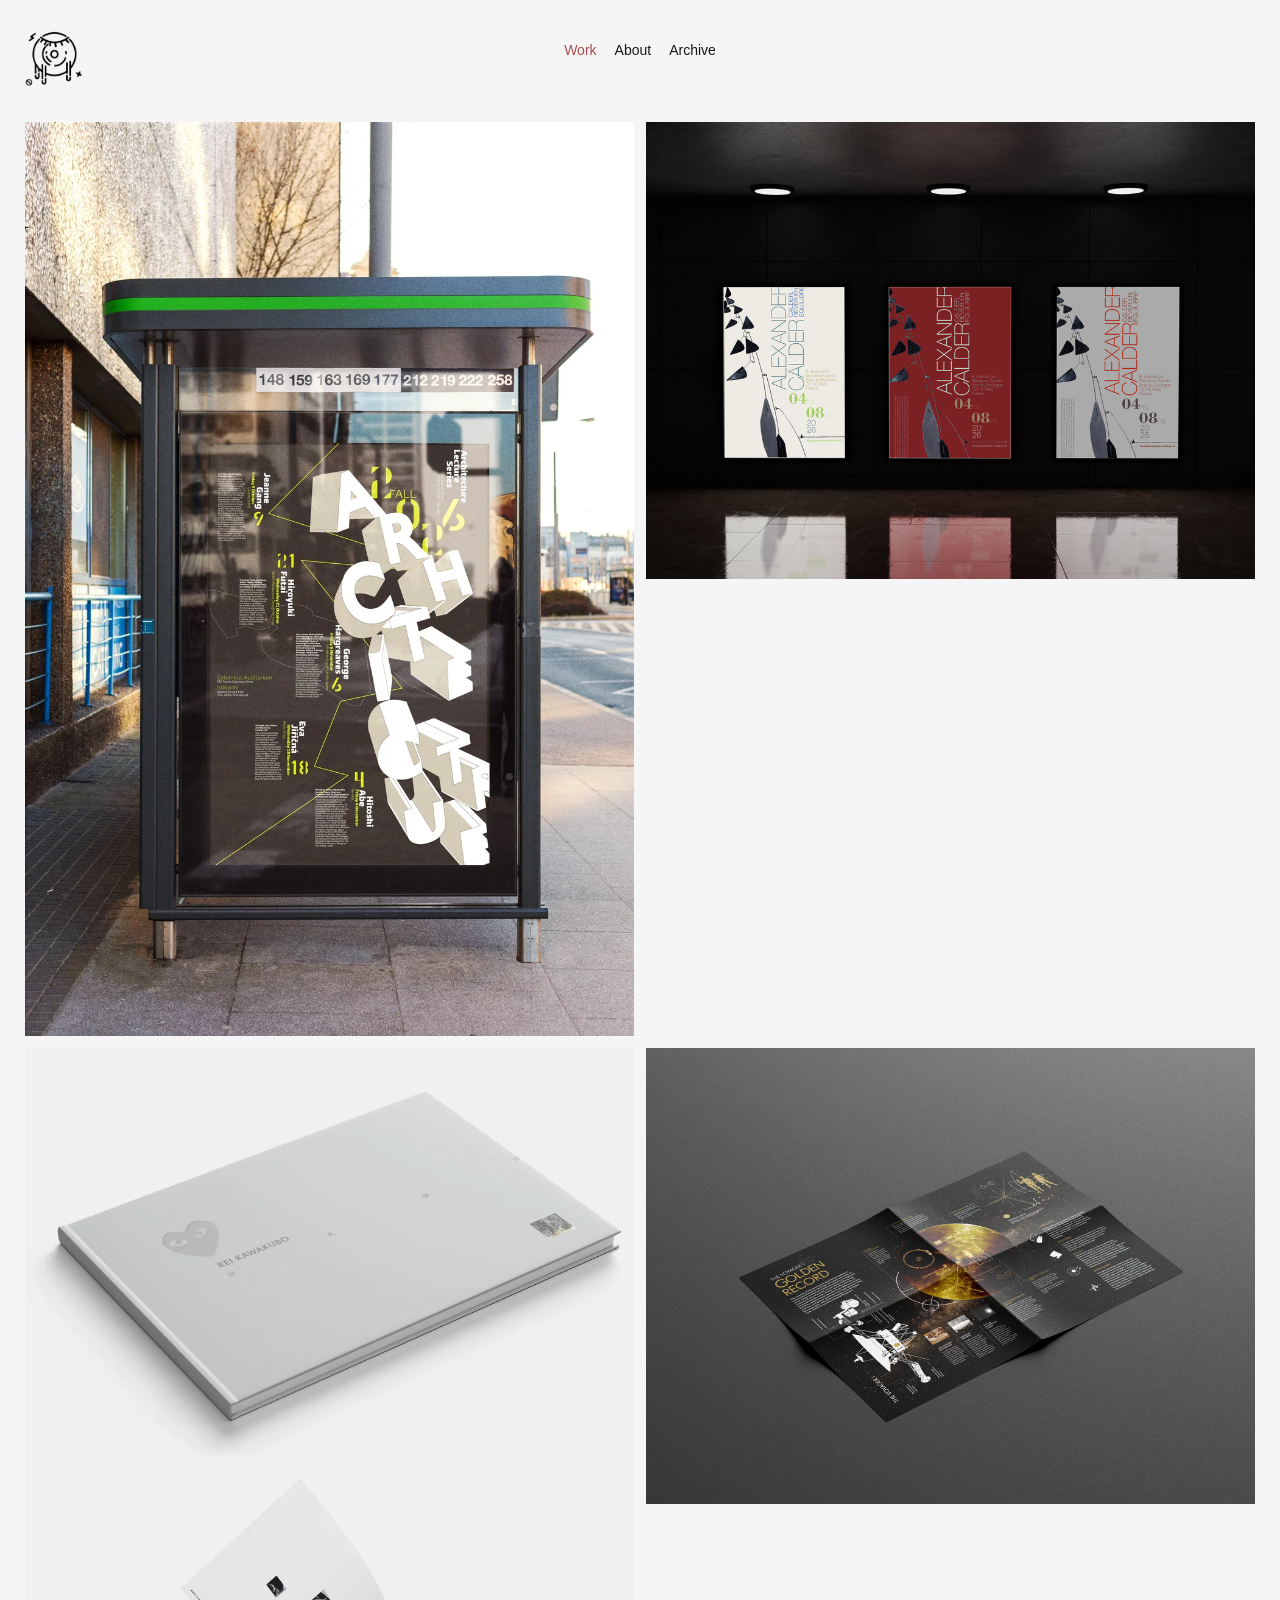
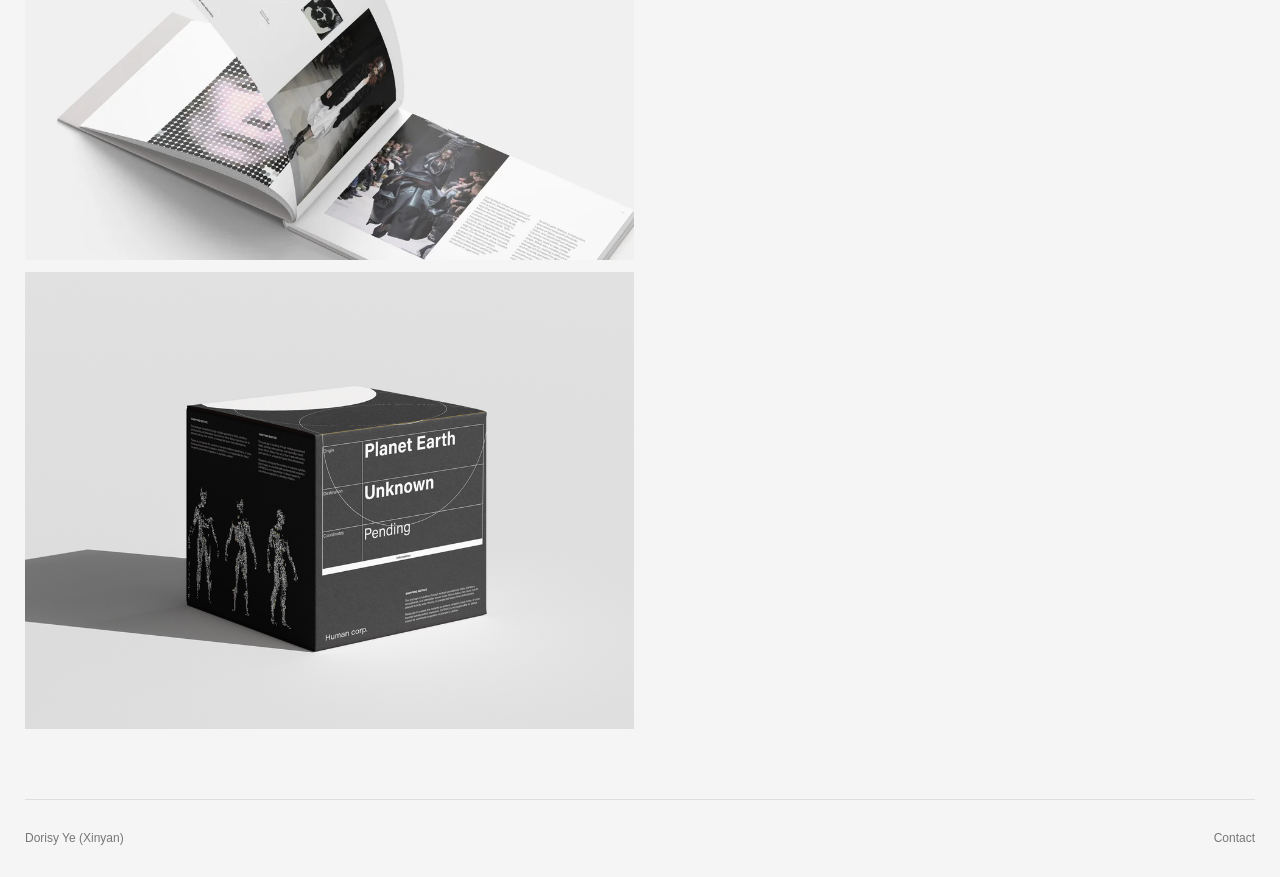
<file: public/index.html>
<!doctype html>
<html lang="en">
  <head>
    <meta charset="utf-8">
    <meta name="viewport" content="width=device-width, initial-scale=1">
    <meta name="theme-color" content="#f5f5f5">
    <meta name="description" content="Selected work by Dorisy Ye.">
    <title>Work — DORISY YE</title>
    <link rel="stylesheet" href="assets/css/site.css?v=2">
    <script src="assets/js/site.js?v=2" defer></script>
  </head>
  <body>
    <header class="site-header">
      <a class="brand" href="index.html" aria-label="DORISY YE, home">
        <img src="assets/images/brand-icon.webp" alt="DORISY YE">
      </a>
      <button class="menu-toggle" type="button" aria-expanded="false" aria-controls="primary-nav">Menu</button>
      <nav id="primary-nav" class="primary-nav" aria-label="Main navigation">
        <a href="index.html" aria-current="page">Work</a>
        <a href="about.html">About</a>
        <a href="archive.html">Archive</a>
      </nav>
    </header>

    <main id="main" class="work-page">
      <h1 class="visually-hidden">Work by Dorisy Ye</h1>
      <section class="work-gallery" aria-label="Selected work">
        <a class="work-card" href="posters/poster1.html" aria-label="Architecture Lecture Series">
          <img src="assets/images/work-architecture-reference.webp" alt="Architecture Lecture Series project artwork" fetchpriority="high">
        </a>
        <a class="work-card" href="posters/poster2.html" aria-label="Alexander Calder">
          <img src="assets/images/gallery-screen-mockup.webp" alt="Gallery screen mockup" fetchpriority="high">
        </a>
        <div class="work-card">
          <img src="assets/images/work-56b7fb7c.webp" alt="Selected work image">
        </div>
        <div class="work-card">
          <img src="assets/images/folded-paper-mockup.webp" alt="Folded paper mockup">
        </div>
        <div class="work-card">
          <img src="assets/images/single-box-mockup.webp" alt="Single box mockup">
        </div>
      </section>
    </main>

    <footer class="site-footer">
      <span>Dorisy Ye (Xinyan)</span>
      <a href="about.html">Contact</a>
    </footer>
  </body>
</html>
</file>
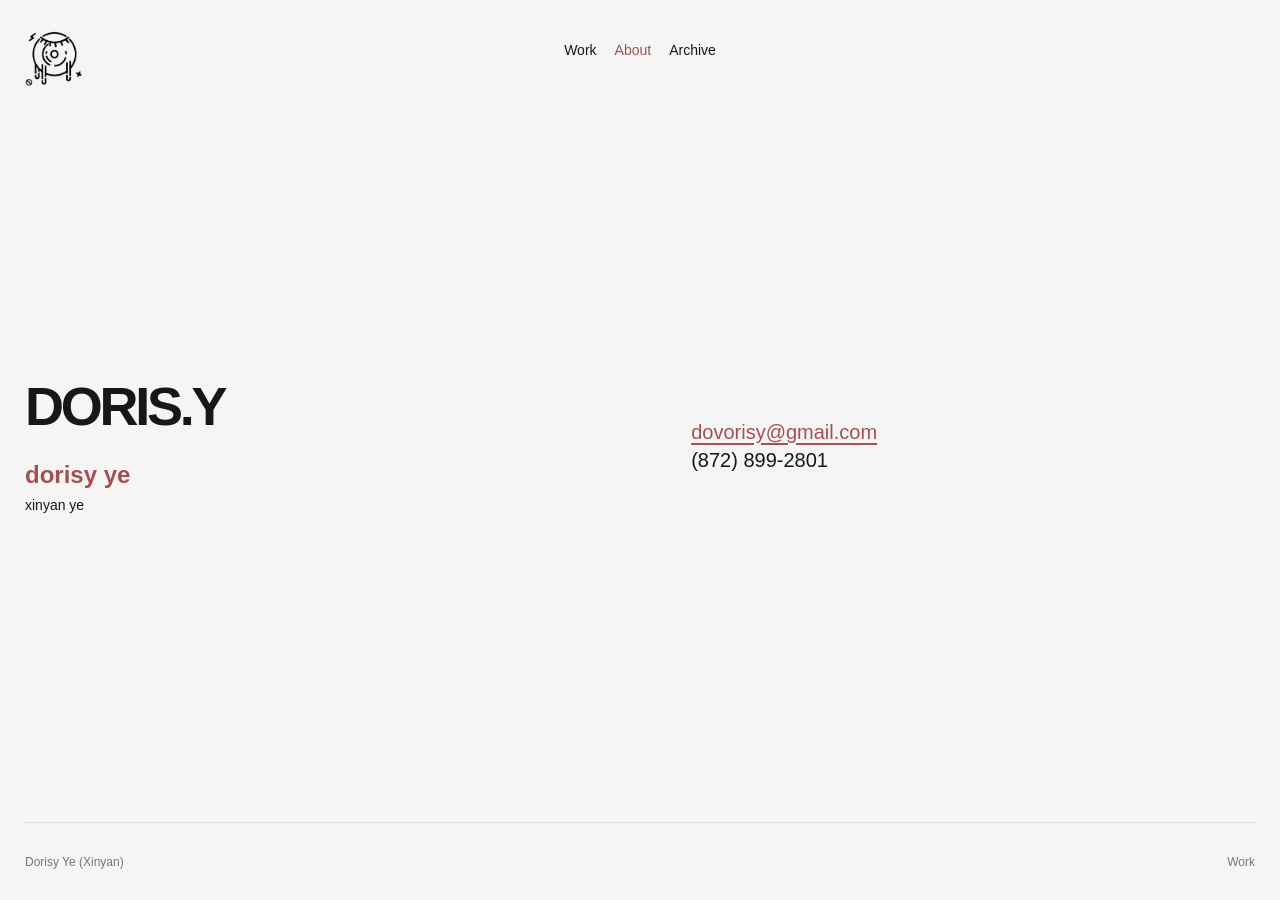
<file: public/about.html>
<!doctype html>
<html lang="en">
  <head>
    <meta charset="utf-8">
    <meta name="viewport" content="width=device-width, initial-scale=1">
    <meta name="theme-color" content="#f5f5f5">
    <meta name="description" content="About Dorisy Ye (Xinyan Ye).">
    <title>About — DORISY YE</title>
    <link rel="stylesheet" href="assets/css/site.css?v=2">
    <script src="assets/js/site.js?v=2" defer></script>
  </head>
  <body>
    <header class="site-header">
      <a class="brand" href="index.html" aria-label="DORISY YE, home">
        <img src="assets/images/brand-icon.webp" alt="DORISY YE">
      </a>
      <button class="menu-toggle" type="button" aria-expanded="false" aria-controls="primary-nav">Menu</button>
      <nav id="primary-nav" class="primary-nav" aria-label="Main navigation">
        <a href="index.html">Work</a>
        <a href="about.html" aria-current="page">About</a>
        <a href="archive.html">Archive</a>
      </nav>
    </header>

    <main id="main" class="about-page">
      <section class="about-identity" aria-label="Artist">
        <h1>DORIS.Y</h1>
        <p class="about-name">dorisy ye</p>
        <p class="about-alias">xinyan ye</p>
      </section>
      <section class="about-contact" aria-label="Contact details">
        <a href="mailto:dovorisy@gmail.com">dovorisy@gmail.com</a>
        <a href="tel:+18728992801">(872) 899-2801</a>
      </section>
    </main>

    <footer class="site-footer">
      <span>Dorisy Ye (Xinyan)</span>
      <a href="index.html">Work</a>
    </footer>
  </body>
</html>
</file>
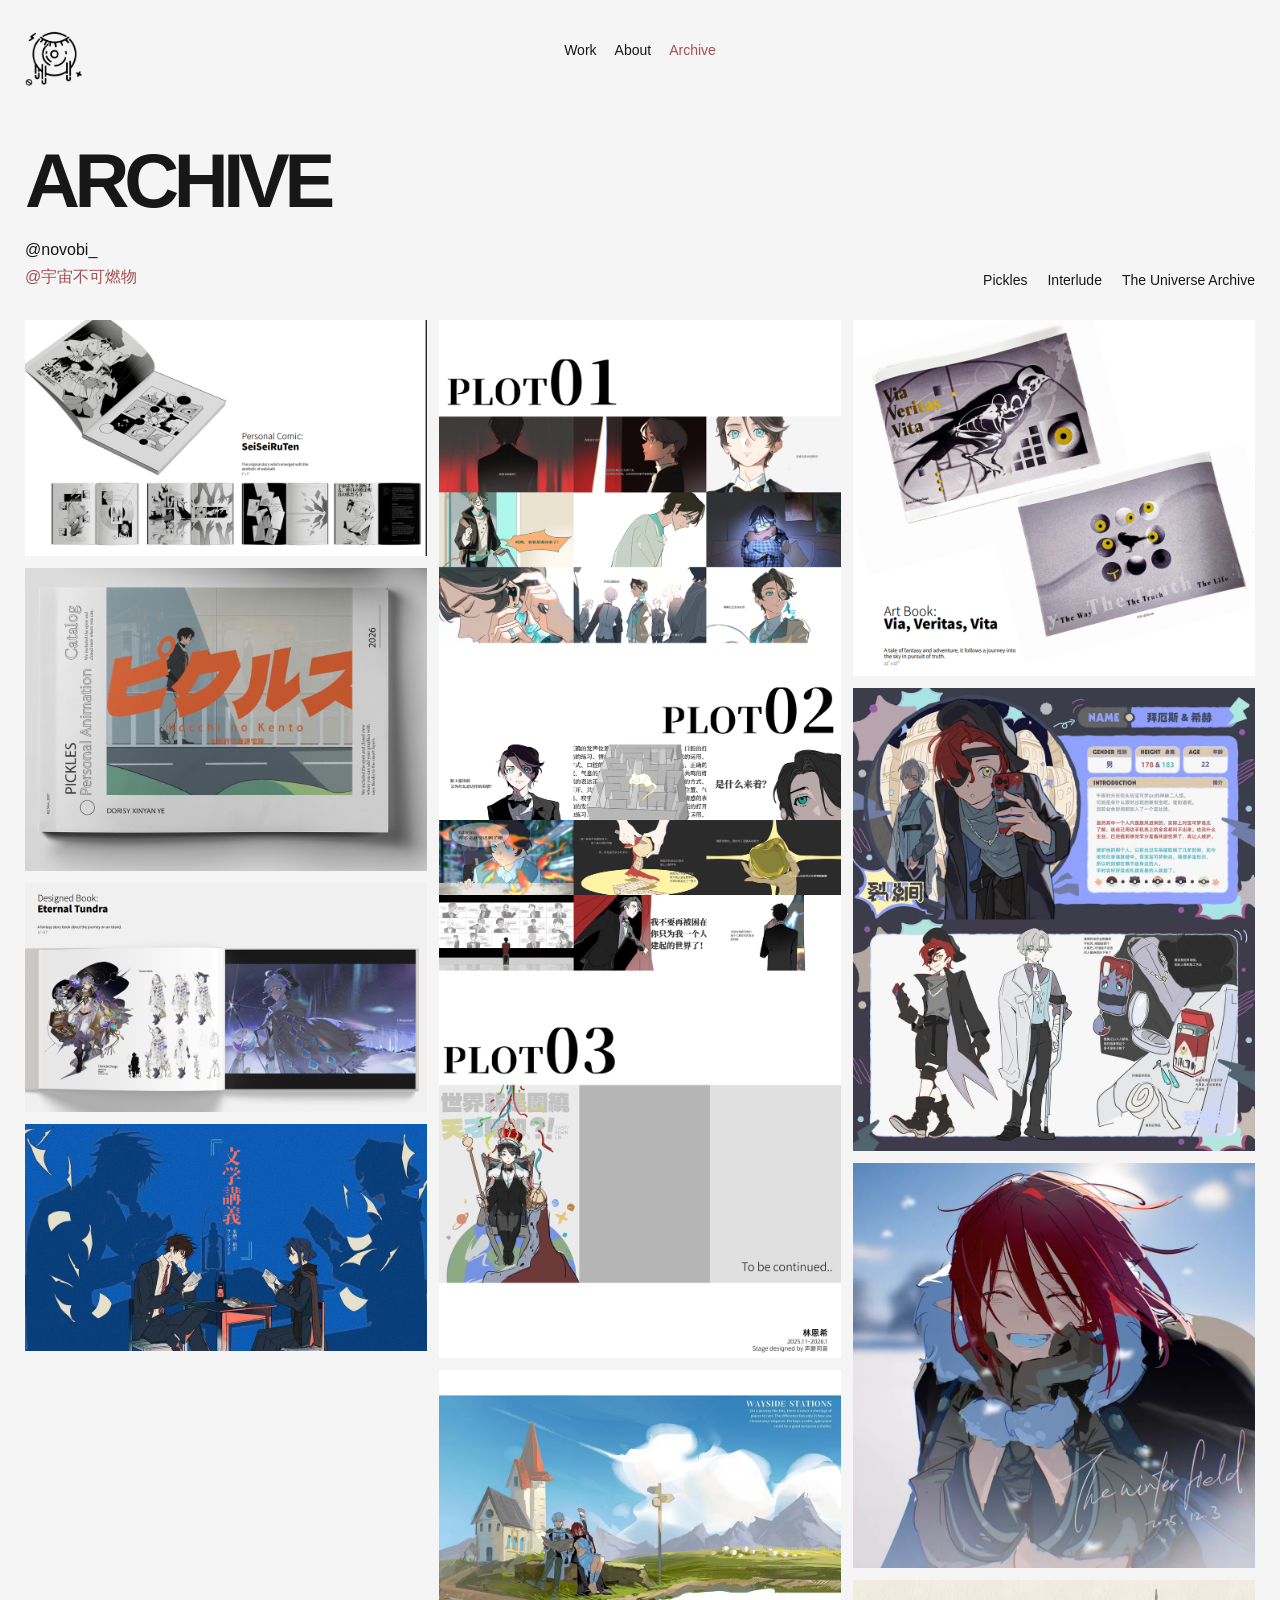
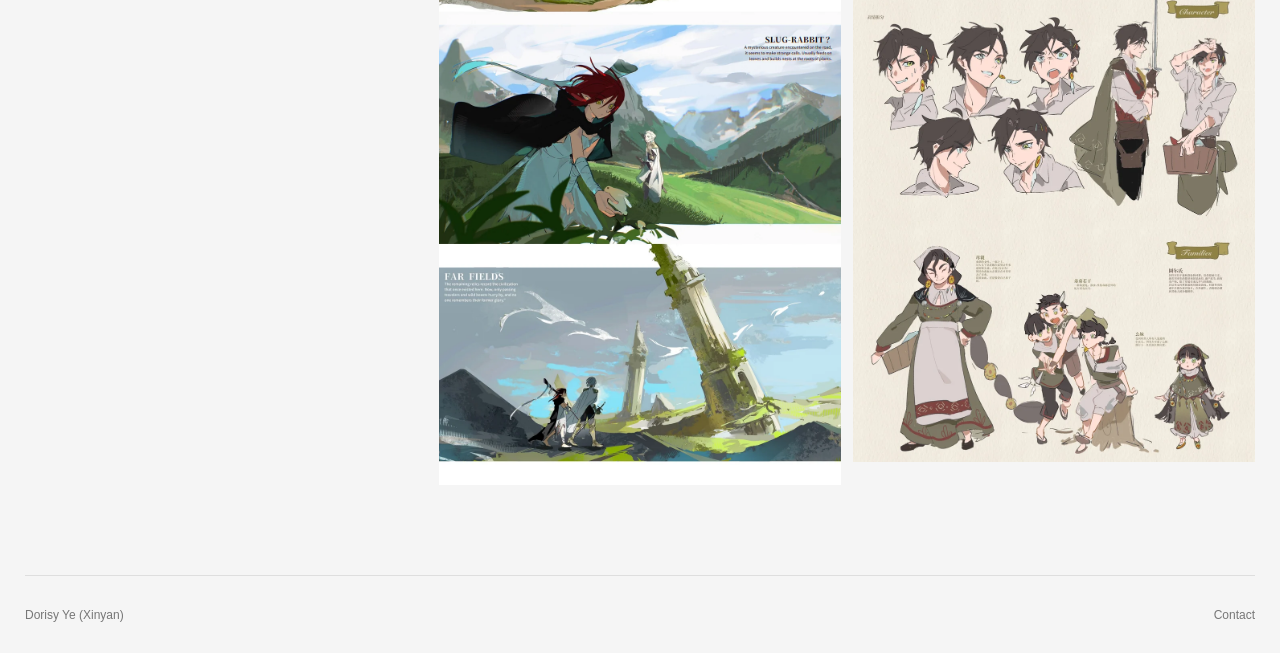
<file: public/archive.html>
<!doctype html>
<html lang="en">
  <head>
    <meta charset="utf-8">
    <meta name="viewport" content="width=device-width, initial-scale=1">
    <meta name="theme-color" content="#f5f5f5">
    <meta name="description" content="Archive of visual work by Dorisy Ye.">
    <title>Archive — DORISY YE</title>
    <link rel="stylesheet" href="assets/css/site.css?v=2">
    <script src="assets/js/site.js?v=2" defer></script>
  </head>
  <body>
    <header class="site-header">
      <a class="brand" href="index.html" aria-label="DORISY YE, home">
        <img src="assets/images/brand-icon.webp" alt="DORISY YE">
      </a>
      <button class="menu-toggle" type="button" aria-expanded="false" aria-controls="primary-nav">Menu</button>
      <nav id="primary-nav" class="primary-nav" aria-label="Main navigation">
        <a href="index.html">Work</a>
        <a href="about.html">About</a>
        <a href="archive.html" aria-current="page">Archive</a>
      </nav>
    </header>

    <main id="main" class="archive-page">
      <section class="archive-intro">
        <div>
          <h1>ARCHIVE</h1>
          <p>@novobi_</p>
          <a href="https://xhslink.cn/o/3BtcFuw1Bah" rel="noopener noreferrer" target="_blank">@宇宙不可燃物</a>
        </div>
        <ul class="archive-categories" aria-label="Archive collections">
          <li>Pickles</li>
          <li>Interlude</li>
          <li>The Universe Archive</li>
        </ul>
      </section>

      <section class="archive-gallery" aria-label="Archived images">
        <figure><img src="assets/images/archive-pickles-01.webp" alt="QQ20260514-123030.png" loading="lazy"></figure>
        <figure><img src="assets/images/archive-pickles-02.webp" alt="QQ20260514-123005.png" loading="lazy"></figure>
        <figure><img src="assets/images/archive-pickles-03.webp" alt="QQ20260514-123021.png" loading="lazy"></figure>
        <figure><img src="assets/images/archive-cover.webp" alt="Cover image" loading="lazy"></figure>
        <figure><img src="assets/images/archive-untitled-2.webp" alt="Untitled work" loading="lazy"></figure>
        <figure><img src="assets/images/archive-img-7880.webp" alt="Archived work, image 6" loading="lazy"></figure>
        <figure><img src="assets/images/archive-pickles-04.webp" alt="QQ20260514-122930.png" loading="lazy"></figure>
        <figure><img src="assets/images/archive-img-0699.webp" alt="Archived work, image 8" loading="lazy"></figure>
        <figure><img src="assets/images/archive-img-2985.webp" alt="Archived work, image 9" loading="lazy"></figure>
        <figure><img src="assets/images/archive-img-8216.webp" alt="Archived work, image 10" loading="lazy"></figure>
      </section>
    </main>

    <footer class="site-footer">
      <span>Dorisy Ye (Xinyan)</span>
      <a href="about.html">Contact</a>
    </footer>
  </body>
</html>
</file>
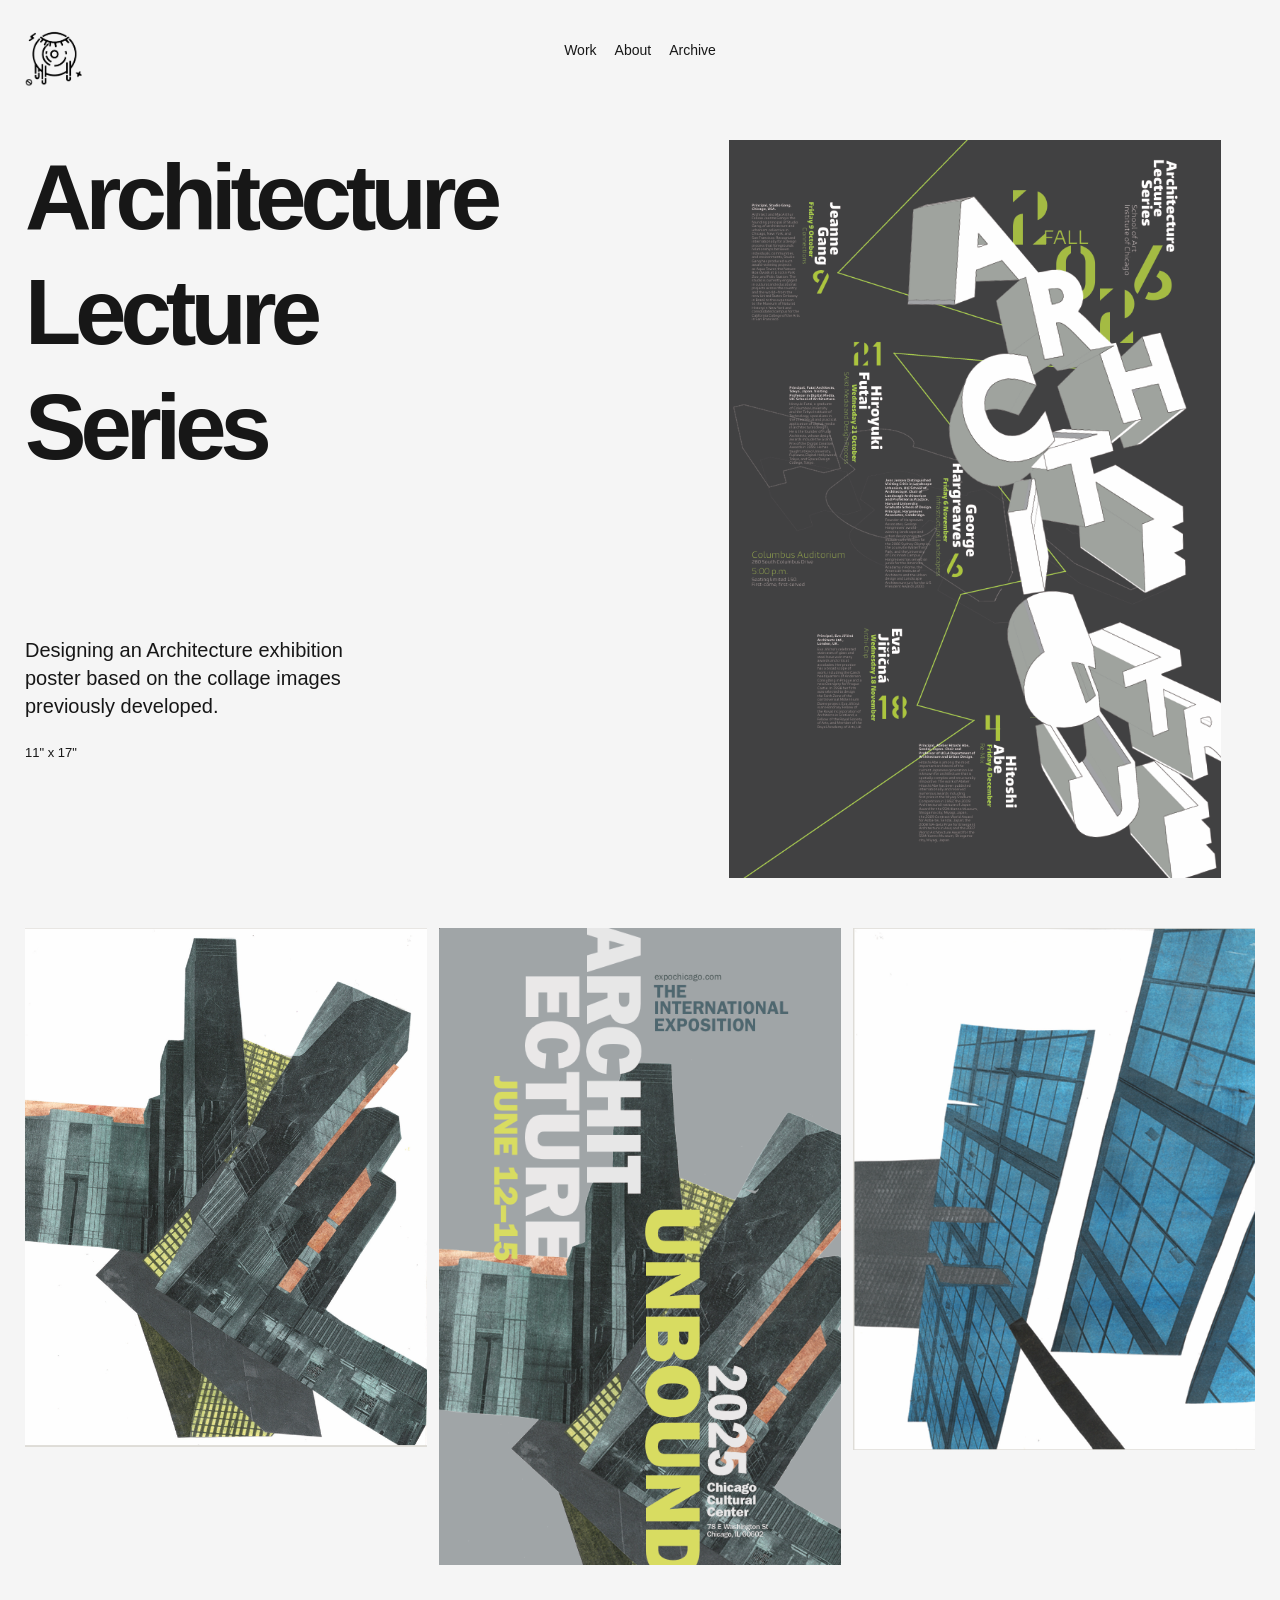
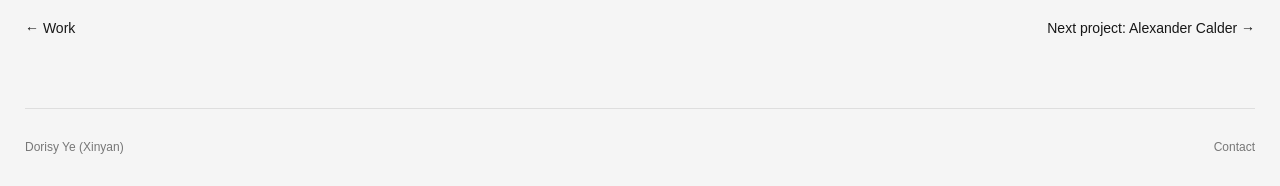
<file: public/posters/poster1.html>
<!doctype html>
<html lang="en">
  <head>
    <meta charset="utf-8">
    <meta name="viewport" content="width=device-width, initial-scale=1">
    <meta name="theme-color" content="#f5f5f5">
    <meta name="description" content="Architecture Lecture Series exhibition poster by Dorisy Ye.">
    <title>Architecture Lecture Series — DORISY YE</title>
    <link rel="stylesheet" href="../assets/css/site.css?v=2">
    <script src="../assets/js/site.js?v=2" defer></script>
  </head>
  <body>
    <header class="site-header">
      <a class="brand" href="../index.html" aria-label="DORISY YE, home">
        <img src="../assets/images/brand-icon.webp" alt="DORISY YE">
      </a>
      <button class="menu-toggle" type="button" aria-expanded="false" aria-controls="primary-nav">Menu</button>
      <nav id="primary-nav" class="primary-nav" aria-label="Main navigation">
        <a href="../index.html">Work</a>
        <a href="../about.html">About</a>
        <a href="../archive.html">Archive</a>
      </nav>
    </header>

    <main id="main" class="project-page">
      <section class="project-hero project-hero--poster">
        <h1><span>Architecture</span><span>Lecture</span><span>Series</span></h1>
        <div class="project-description">
          <p>Designing an Architecture exhibition poster based on the collage images previously developed.</p>
          <p class="project-size">11&quot; x 17&quot;</p>
        </div>
        <figure class="project-cover">
          <img src="../assets/images/architecture-lecture-01.webp" alt="Architecture Lecture Series poster, dark gray composition with large sculptural lettering" fetchpriority="high">
        </figure>
      </section>

      <section class="project-gallery project-gallery--three" aria-label="Architecture Lecture Series project images">
        <figure><img src="../assets/images/architecture-lecture-02.webp" alt="Architecture Lecture Series artwork, image 2" loading="lazy"></figure>
        <figure><img src="../assets/images/architecture-lecture-03.webp" alt="Architecture Lecture Series artwork, image 3" loading="lazy"></figure>
        <figure><img src="../assets/images/architecture-lecture-04.webp" alt="Architecture Lecture Series artwork, image 4" loading="lazy"></figure>
      </section>

      <nav class="project-pagination" aria-label="Other projects">
        <a href="../index.html">← Work</a>
        <a href="poster2.html">Next project: Alexander Calder →</a>
      </nav>
    </main>

    <footer class="site-footer">
      <span>Dorisy Ye (Xinyan)</span>
      <a href="../about.html">Contact</a>
    </footer>
  </body>
</html>
</file>
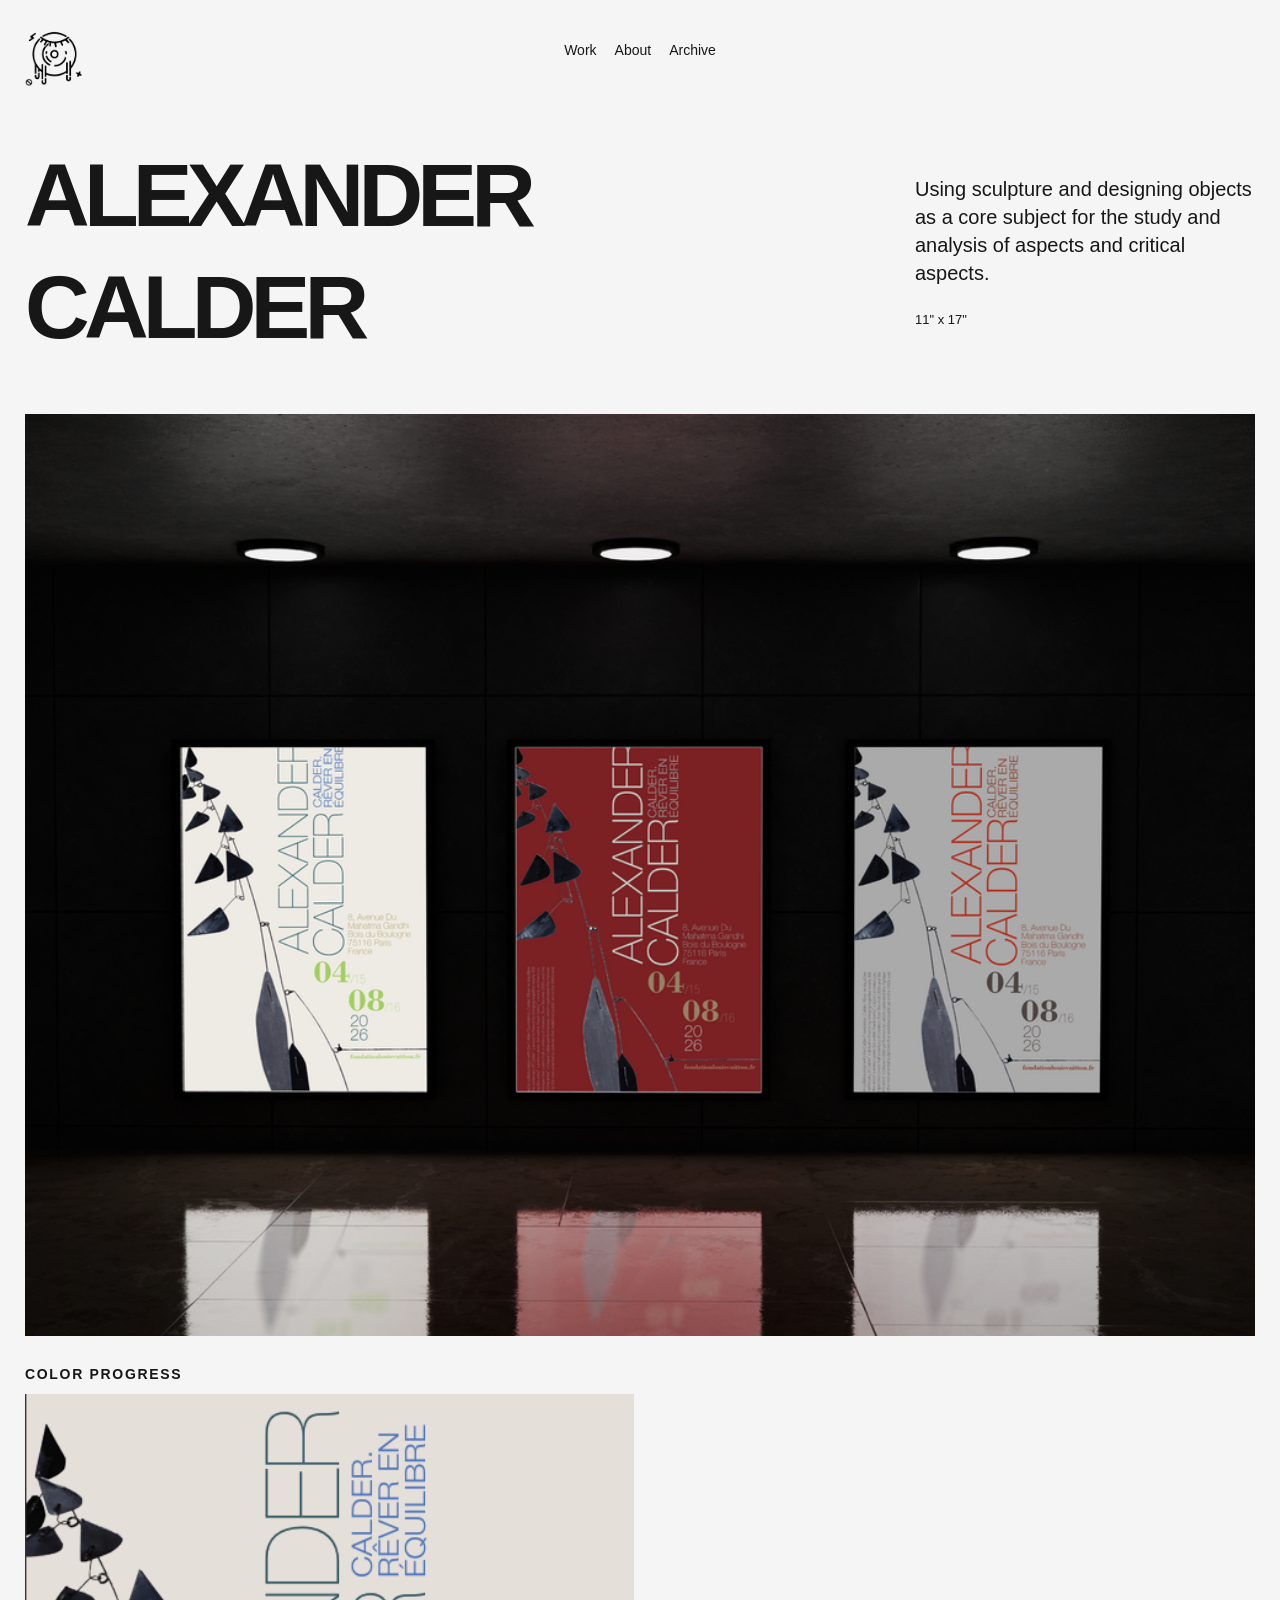
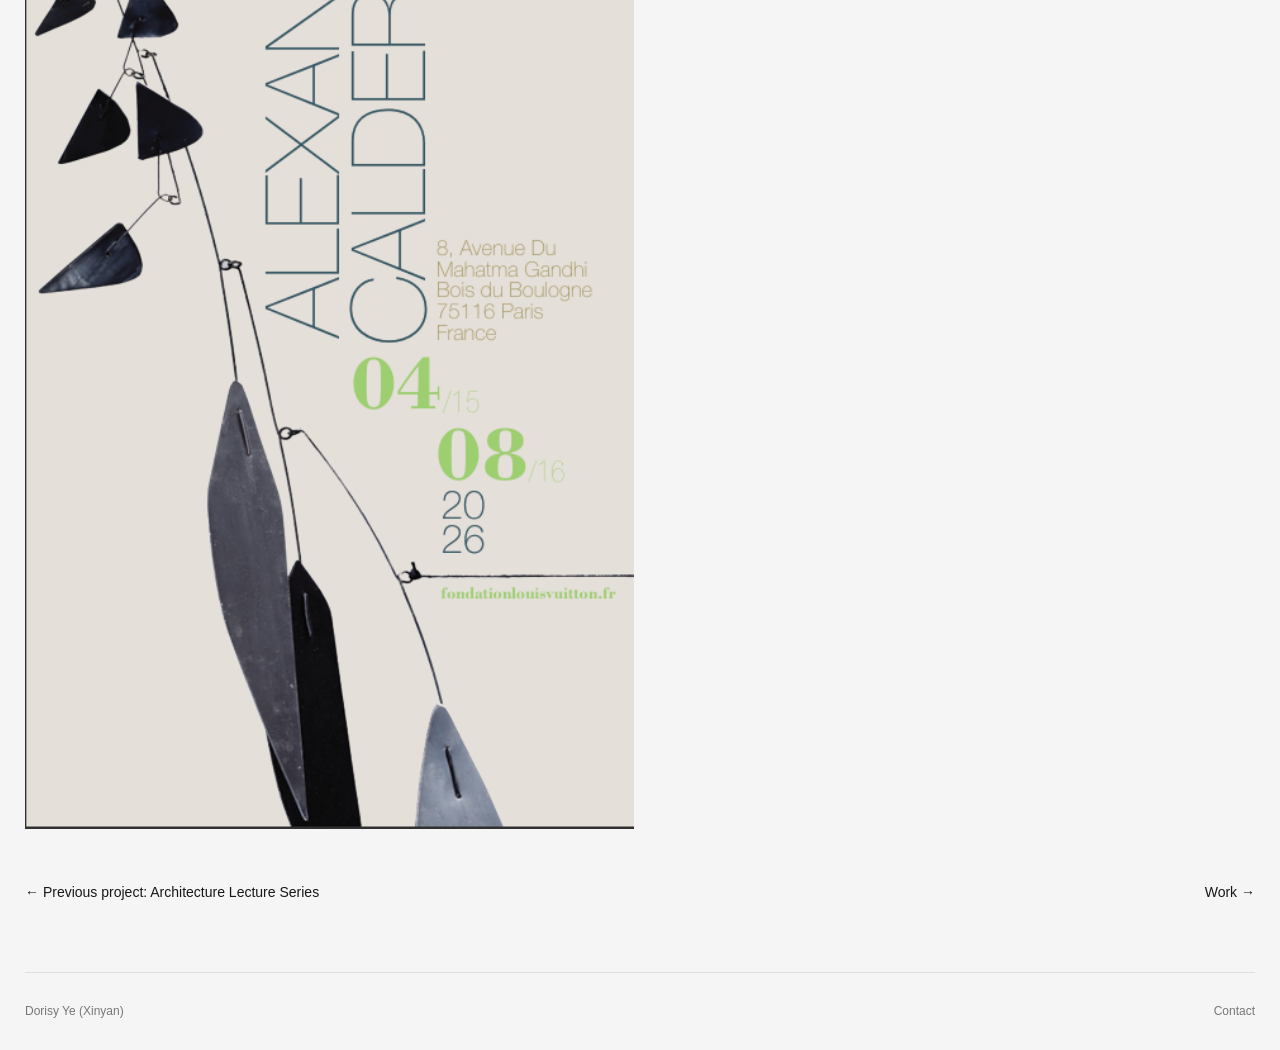
<file: public/posters/poster2.html>
<!doctype html>
<html lang="en">
  <head>
    <meta charset="utf-8">
    <meta name="viewport" content="width=device-width, initial-scale=1">
    <meta name="theme-color" content="#f5f5f5">
    <meta name="description" content="Alexander Calder poster project by Dorisy Ye.">
    <title>Alexander Calder — DORISY YE</title>
    <link rel="stylesheet" href="../assets/css/site.css?v=2">
    <script src="../assets/js/site.js?v=2" defer></script>
  </head>
  <body>
    <header class="site-header">
      <a class="brand" href="../index.html" aria-label="DORISY YE, home">
        <img src="../assets/images/brand-icon.webp" alt="DORISY YE">
      </a>
      <button class="menu-toggle" type="button" aria-expanded="false" aria-controls="primary-nav">Menu</button>
      <nav id="primary-nav" class="primary-nav" aria-label="Main navigation">
        <a href="../index.html">Work</a>
        <a href="../about.html">About</a>
        <a href="../archive.html">Archive</a>
      </nav>
    </header>

    <main id="main" class="project-page">
      <section class="project-hero project-hero--wide">
        <h1><span>ALEXANDER</span><span>CALDER</span></h1>
        <div class="project-description">
          <p>Using sculpture and designing objects as a core subject for the study and analysis of aspects and critical aspects.</p>
          <p class="project-size">11&quot; x 17&quot;</p>
        </div>
      </section>

      <section class="project-gallery project-gallery--calder" aria-label="Color Progress">
        <figure><img src="../assets/images/gallery-screen-mockup.webp" alt="Gallery screen mockup artwork" fetchpriority="high"></figure>
        <h2>COLOR PROGRESS</h2>
        <figure><img src="../assets/images/calder-color-progress-01.webp" alt="Alexander Calder poster color progress artwork" loading="lazy"></figure>
      </section>

      <nav class="project-pagination" aria-label="Other projects">
        <a href="poster1.html">← Previous project: Architecture Lecture Series</a>
        <a href="../index.html">Work →</a>
      </nav>
    </main>

    <footer class="site-footer">
      <span>Dorisy Ye (Xinyan)</span>
      <a href="../about.html">Contact</a>
    </footer>
  </body>
</html>
</file>
<file: public/assets/css/site.css>
:root {
  color-scheme: light;
  --paper: #f5f5f5;
  --ink: #171717;
  --muted: #777;
  --accent: #a44f52;
  --line: #dedede;
  font-family: Arial, Helvetica, sans-serif;
}

* { box-sizing: border-box; }

body {
  min-width: 320px;
  margin: 0;
  background: var(--paper);
  color: var(--ink);
}

a { color: inherit; text-decoration: none; }
a:focus-visible, button:focus-visible { outline: 2px solid var(--accent); outline-offset: 5px; }
img {
  display: block;
  max-width: 100%;
  pointer-events: none;
  -webkit-user-drag: none;
  -webkit-touch-callout: none;
  user-select: none;
}

.site-header, main, .site-footer {
  width: min(100% - 50px, 1500px);
  margin-inline: auto;
}

.site-header {
  min-height: 100px;
  display: grid;
  grid-template-columns: 1fr auto 1fr;
  align-items: center;
}

.brand { display: block; width: 72px; height: 72px; }
.brand img { width: 100%; height: 100%; object-fit: contain; }
.primary-nav { display: flex; align-items: center; gap: 18px; font-size: 14px; }
.primary-nav a { transition: color .2s ease; }
.primary-nav a:hover, .primary-nav a[aria-current="page"] { color: var(--accent); }
.menu-toggle { display: none; }

.work-page { min-height: calc(100vh - 178px); }
.visually-hidden {
  position: absolute;
  width: 1px;
  height: 1px;
  padding: 0;
  margin: -1px;
  overflow: hidden;
  clip: rect(0, 0, 0, 0);
  white-space: nowrap;
  border: 0;
}

.work-gallery {
  display: grid;
  grid-template-columns: repeat(2, minmax(0, 1fr));
  align-items: start;
  gap: 12px;
  padding: 22px 0 70px;
}

.work-card { display: block; overflow: hidden; }
.work-card img { width: 100%; height: auto; transition: opacity .25s ease; }
.work-card:hover img { opacity: .88; }

.about-page {
  min-height: calc(100vh - 178px);
  display: grid;
  grid-template-columns: 1fr 1.1fr;
  align-content: center;
  gap: clamp(40px, 12vw, 170px);
  padding-block: 70px 100px;
}

.about-identity h1 { margin: 0; font-size: clamp(38px, 5vw, 54px); line-height: 1; letter-spacing: -.06em; }
.about-name { margin: 28px 0 0; color: var(--accent); font-size: 24px; font-weight: 700; }
.about-alias { margin: 8px 0 0; font-size: 14px; }
.about-contact { display: flex; flex-direction: column; align-self: center; gap: 5px; font-size: clamp(16px, 2vw, 20px); }
.about-contact a:first-child { color: var(--accent); text-decoration: underline; text-underline-offset: 4px; }

.archive-page { padding-block: 45px 90px; }
.archive-intro {
  display: flex;
  justify-content: space-between;
  align-items: flex-end;
  gap: 32px;
  margin-bottom: 32px;
}

.archive-intro h1 { margin: 0 0 24px; font-size: clamp(38px, 6vw, 76px); line-height: .95; letter-spacing: -.07em; }
.archive-intro p { margin: 0 0 8px; }
.archive-intro a { color: var(--accent); }
.archive-categories { display: flex; flex-wrap: wrap; gap: 8px 20px; margin: 0; padding: 0; list-style: none; font-size: 14px; }
.archive-gallery { columns: 3 260px; column-gap: 12px; }
.archive-gallery figure { break-inside: avoid; margin: 0 0 12px; }
.archive-gallery img { width: 100%; height: auto; }

.project-page { padding-block: 40px 72px; }
.project-hero {
  display: grid;
  grid-template-columns: 1.05fr .95fr;
  align-items: start;
  column-gap: 28px;
}

.project-hero h1 {
  margin: 0;
  font-size: clamp(50px, 7.2vw, 104px);
  font-weight: 700;
  line-height: 1.25;
  letter-spacing: -.065em;
}

.project-hero h1 span { display: block; }
.project-description { max-width: 340px; padding-top: 35px; font-size: clamp(16px, 1.8vw, 20px); line-height: 1.4; }
.project-description p { margin: 0; }
.project-description .project-size { margin-top: 24px; font-size: 13px; }
.project-cover { grid-column: 2; grid-row: 1 / span 2; justify-self: end; width: min(100%, 560px); margin: 0; }
.project-cover img { width: 100%; max-height: 82vh; object-fit: contain; }
.project-gallery { margin-top: 50px; }
.project-gallery figure { margin: 0; }
.project-gallery img { width: 100%; height: auto; }
.project-gallery--three { display: grid; grid-template-columns: repeat(3, minmax(0, 1fr)); gap: 12px; }
.project-hero--wide { grid-template-columns: 1.15fr .85fr; margin-bottom: 40px; }
.project-hero--wide h1 { font-size: clamp(48px, 7vw, 100px); }
.project-hero--wide .project-description { justify-self: end; }
.project-gallery--calder { display: grid; grid-template-columns: repeat(2, minmax(0, 1fr)); align-items: start; gap: 12px; }
.project-gallery--calder figure:first-child { grid-column: 1 / -1; }
.project-gallery--calder h2 { grid-column: 1 / -1; margin: 18px 0 0; font-size: 14px; letter-spacing: .12em; }
.project-pagination { display: flex; justify-content: space-between; gap: 20px; margin-top: 55px; font-size: 14px; }
.project-pagination a:hover { color: var(--accent); }

.site-footer {
  min-height: 78px;
  display: flex;
  justify-content: space-between;
  align-items: center;
  border-top: 1px solid var(--line);
  color: var(--muted);
  font-size: 12px;
}

.site-footer a:hover { color: var(--accent); }

@media (max-width: 700px) {
  .site-header, main, .site-footer { width: min(100% - 32px, 1500px); }
  .site-header { min-height: 76px; grid-template-columns: 1fr auto; }
  .brand { width: 60px; height: 60px; }
  .menu-toggle {
    display: block;
    justify-self: end;
    padding: 10px 0 10px 12px;
    border: 0;
    background: transparent;
    color: var(--ink);
    font: inherit;
    font-size: 13px;
  }
  .primary-nav {
    position: absolute;
    z-index: 2;
    top: 75px;
    right: 16px;
    left: 16px;
    display: none;
    padding: 18px;
    flex-direction: column;
    align-items: flex-start;
    gap: 16px;
    background: var(--paper);
    border: 1px solid var(--line);
  }
  .primary-nav.is-open { display: flex; }
  .work-page { min-height: calc(100vh - 150px); }
  .work-gallery { grid-template-columns: 1fr; gap: 10px; padding-top: 8px; }
  .about-page { min-height: calc(100vh - 150px); grid-template-columns: 1fr; align-content: center; gap: 48px; }
  .about-name { margin-top: 22px; }
  .archive-intro { align-items: flex-start; flex-direction: column; }
  .archive-gallery { columns: 2 140px; column-gap: 8px; }
  .archive-gallery figure { margin-bottom: 8px; }
  .project-page { padding-top: 25px; }
  .project-hero, .project-hero--wide { grid-template-columns: 1fr; gap: 18px; }
  .project-hero h1, .project-hero--wide h1 { font-size: clamp(44px, 12vw, 74px); line-height: 1.1; }
  .project-description, .project-hero--wide .project-description { max-width: 420px; padding-top: 0; justify-self: start; }
  .project-cover { grid-column: 1; grid-row: auto; justify-self: center; width: min(100%, 520px); margin-top: 10px; }
  .project-cover img { max-height: none; }
  .project-gallery { margin-top: 24px; }
  .project-gallery--three { grid-template-columns: 1fr; }
  .project-gallery--calder { grid-template-columns: 1fr; }
  .project-gallery--calder figure:first-child, .project-gallery--calder h2 { grid-column: 1; }
  .project-pagination { flex-direction: column; margin-top: 35px; }
}

@media (prefers-reduced-motion: reduce) {
  *, *::before, *::after { scroll-behavior: auto !important; transition-duration: .01ms !important; }
}
</file>
